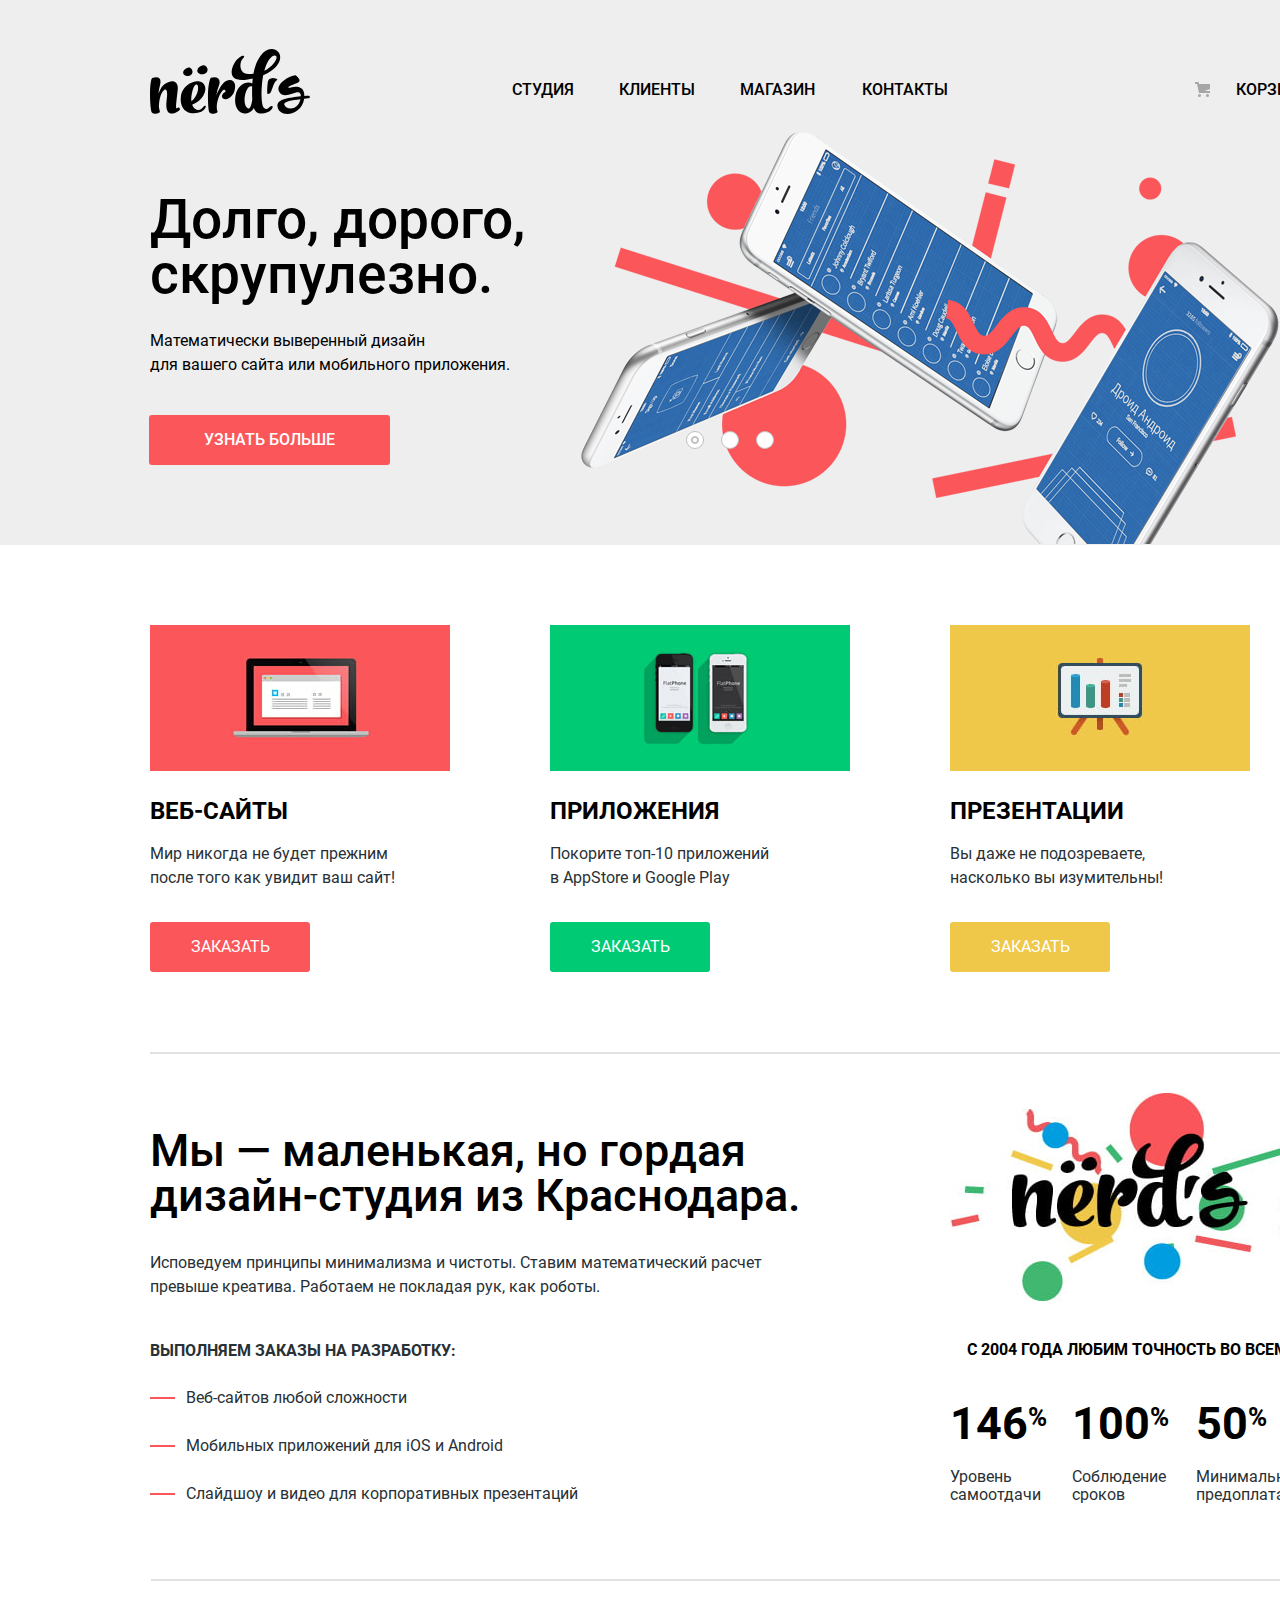
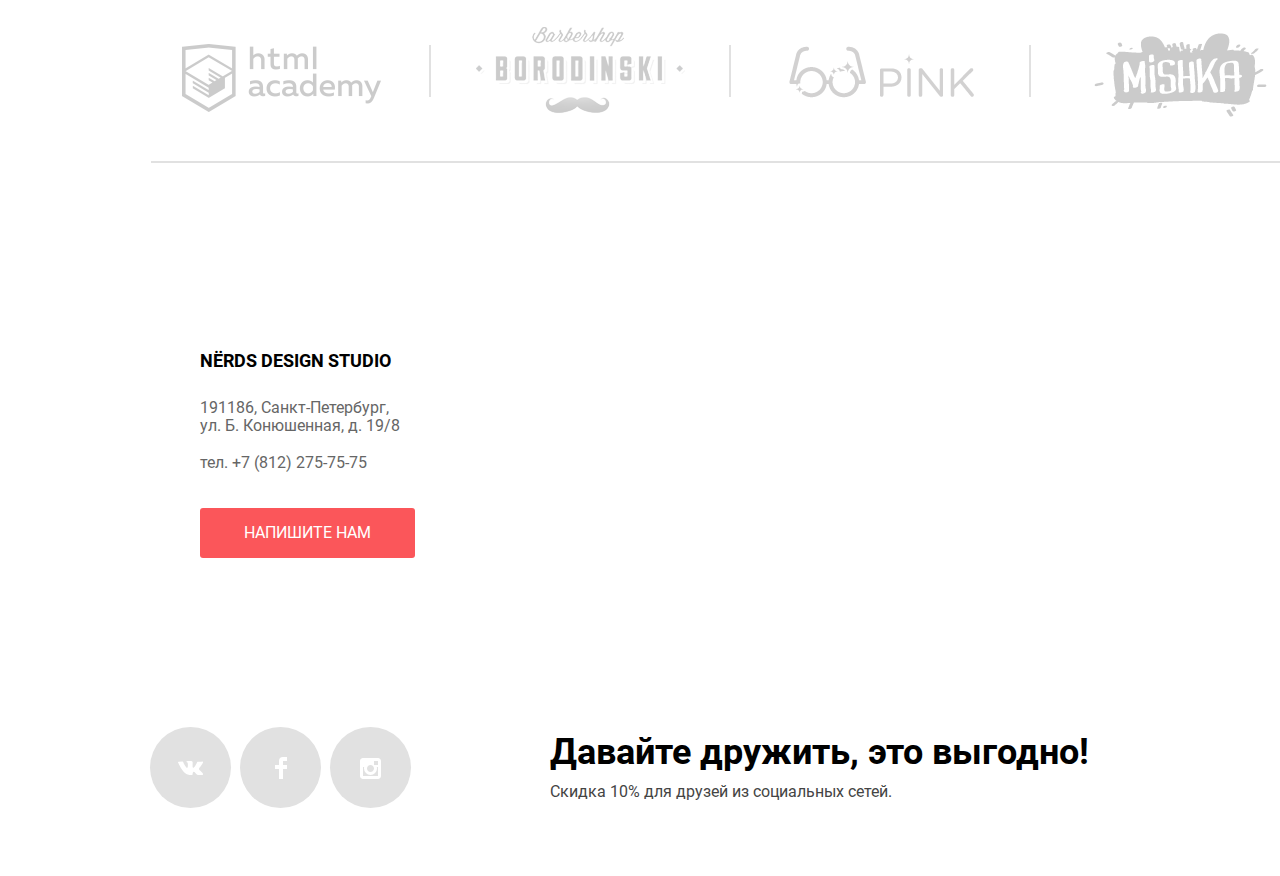
<file: index.html>
<!DOCTYPE html>
<html class="page" lang="ru">

<head>
  <meta charset="utf-8">
  <title>HTML Academy: Nerds</title>
  <link rel="icon" href="favicon.ico" sizes="32x32">
  <link rel="icon" href="img/favicons/icon.svg" type="image/svg+xml">
  <link rel="apple-touch-icon" href="img/favicons/180.png">
  <link rel="manifest" href="manifest.webmanifest">
  <link rel="stylesheet" type="text/css" href="css/normalize.css">
  <link href="css/style.min.css" rel="stylesheet" type="text/css">
</head>

<body class="page-body inner-page">
  <header class="main-header">
    <div class="main-navigation-wrapper">
      <nav class="main-navigation">
        <a class="main-header-logo">
          <img src="img/nerdslogo.png" width="160" height="65" alt="Логотип Nerds">
        </a>
        <ul class="site-navigation">
          <li><a href="#">Студия</a></li>
          <li><a href="#">Клиенты</a></li>
          <li><a href="catalog.html">Магазин</a></li>
          <li><a href="#">Контакты</a></li>
        </ul>
      </nav>
      <div class="basket-user">
        <a class="basket" href="#">Корзина</a>
      </div>
    </div>
  </header>
  <main>
    <div class="backdrop">
      <div class="container">
        <h1 class="visually-hidden">Nerds</h1>
        <section class="slider slide-picture-1">
          <h2 class="visually-hidden">Преимущества</h2>
          <ul class="slider-list">
            <li class="slider-item1 slide slide-current">
              <h3 class="slide-title">Долго, дорого,<br>скрупулезно.</h3>
              <p>Математически выверенный дизайн<br> для вашего сайта или мобильного приложения.</p>
              <a class="button slide-button" href="#">Узнать больше</a>
            </li>
            <li class="slider-item2 slide ">
              <h3 class="slide-title">Любим математику как никто другой</h3>
              <p>Никакого креатива, только математические формулы для расчета идеальных пропорций.</p>
              <a class="button slide-button" href="#">Узнать больше</a>
            </li>
            <li class="slider-item3 slide ">
              <h3 class="slide-title">Только ночь,<br> только хардкор</h3>
              <p>Работать днем, как все? Мы против этого.<br> Ближе к полуночи работа только начинается.</p>
              <a class="button slide-button" href="#">Узнать больше</a>
            </li>
          </ul>
          <div class="slider-controls">
            <button class="slider-controls-button1 current" type="button" aria-label="Первый слайд.Белые телефоны"></button>
            <button class="slider-controls-button2" type="button" aria-label="Второй слайд. Мониторы"></button>
            <button class="slider-controls-button3 " type="button" aria-label="Третий слайд. Планшеты"></button>
          </div>
        </section>
      </div>
    </div>
    <div class="container">
      <section class="services">
        <h2 class="visually-hidden">Услуги компании</h2>
        <div class="index-columns">
          <ul class="services-list">
            <li class="services-items">
              <img src="img/present/present1.jpg" width="300" height="146" alt="веб-сайты">
              <h3>Веб-сайты</h3>
              <p>Мир никогда не будет прежним после того как увидит ваш сайт!</p>
              <a class="button button-website" href="#" aria-label="ссылка на оформление заказа">Заказать</a>
            </li>
            <li class="services-items">
              <img src="img/present/present2.jpg" width="300" height="146" alt="приложения">
              <h3>Приложения</h3>
              <p>Покорите топ-10 приложений <br> в AppStore и Google Play</p>
              <a class="button button-application" href="#" aria-label="ссылка на оформление заказа">Заказать</a>
            </li>
            <li class="services-items">
              <img src="img/present/present3.jpg" width="300" height="146" alt="презентации">
              <h3>Презентации</h3>
              <p>Вы даже не подозреваете, насколько вы изумительны!</p>
              <a class="button button-presentation" href="#" aria-label="ссылка на оформление заказа">Заказать</a>
            </li>
          </ul>
        </div>
      </section>
      <section class="description">
        <div class="features-description">
          <h2 class="visually-hidden">О студии</h2>
          <p class="description-height">Мы — маленькая, но гордая дизайн-студия из Краснодара.</p>
          <p class="description-text">Исповедуем принципы минимализма и чистоты. Ставим математический расчет превыше
            креатива. Работаем не покладая рук, как роботы.</p>
          <p class="heading-height">
            ВЫПОЛНЯЕМ ЗАКАЗЫ НА РАЗРАБОТКУ:
          </p>
          <ul class="description-list">
            <li class="description-item">Веб-сайтов любой сложности</li>
            <li class="description-item">Мобильных приложений для iOS и Android</li>
            <li class="description-item">Слайдшоу и видео для корпоративных презентаций</li>
          </ul>
        </div>
        <div class="statistic">
          <img src="img/content/nerds.jpg" width="360" height="208" alt="нердс">
          <p class="caption-table">С 2004 ГОДА ЛЮБИМ ТОЧНОСТЬ ВО ВСЕМ:</p>
          <table>
            <tbody>
              <tr>
                <td class="table-percent">146<sup>%</sup></td>
                <td class="table-percent">100<sup>%</sup></td>
                <td class="table-percent">50<sup>%</sup></td>
              </tr>
              <tr>
                <td class="table-details">Уровень самоотдачи</td>
                <td class="table-details">Соблюдение сроков</td>
                <td class="table-details">Минимальная предоплата</td>
              </tr>
            </tbody>
          </table>
        </div>
      </section>
      <section class="gallery-partners">
        <h2 class="visually-hidden">Партнеры</h2>
        <div class="partners">
          <ul class="partners-list">
            <li class="partners-item">
              <a href="https://htmlacademy.ru/intensive/htmlcss">
                <img src="img/logoline/logo1.png" width="199" height="68" alt="лого-ссылка на сайт html academy">
              </a>
            </li>
            <li class="partners-item">
              <a href="#">
                <img src="img/logoline/logo2.png" width="209" height="87" alt="лого-ссылка на сайт borodinski">
              </a>
            </li>
            <li class="partners-item">
              <a href="#">
                <img src="img/logoline/logo3.png" width="185" height="55" alt="лого-ссылка на сайт pink">
              </a>
            </li>
            <li class="partners-item">
              <a href="#">
                <img src="img/logoline/logo4.png" width="173" height="84" alt="лого-ссылка на сайт mishka">
              </a>
            </li>
          </ul>
        </div>
      </section>
    </div>
  </main>
  <footer class="main-footer">
    <div class="footer-map">
      <h2 class="visually-hidden">Карта</h2>
      <!--<img src="img/content/map.png" width="1340" height="416" alt="карта">-->
      <iframe src="https://www.google.com/maps/embed?pb=!1m18!1m12!1m3!1d1998.6036253002806!2d30.320858715677204!3d59.93871916905467!2m3!1f0!2f0!3f0!3m2!1i1024!2i768!4f13.1!3m3!1m2!1s0x4696310fca145cc1%3A0x42b32648d8238007!2z0JHQvtC70YzRiNCw0Y8g0JrQvtC90Y7RiNC10L3QvdCw0Y8g0YPQuy4sIDE5LzgsINCh0LDQvdC60YIt0J_QtdGC0LXRgNCx0YPRgNCzLCAxOTExODY!5e0!3m2!1sru!2sru!4v1616495367411!5m2!1sru!2sru" width="1440" height="416" style="border:0;" allowfullscreen="" loading="lazy"></iframe>
      <!--<img class="mark" src="img/content/marker.png" width="231" height="190" alt="маркер">-->
    </div>
    <div class="footer-contacts">
      <h2>NЁRDS DESIGN STUDIO</h2>
      <p class="footer-address">191186, Санкт-Петербург,<br> ул. Б. Конюшенная, д. 19/8</p>
      <span class="footer-phone">тел. +7 (812) 275-75-75</span>
      <a class="button button-contacts" href="email.html" tabindex="0">Напишите нам</a>
    </div>
    <div class="footer-social-friend">
      <div class="footer-social">
        <h2 class="visually-hidden">Иконки</h2>
        <ul class="footer-list">
          <li class="footer-social-item">
            <a class="social-button" href="#">
              <span class="visually-hidden">Вконтакте</span>
              <img aria-hidden="true" focusable="false" src="img/social/vk-icon.svg" width="26" height="15" alt="вконтакте">
            </a>
          </li>
          <li class="footer-social-item">
            <a class="social-button" href="#">
              <span class="visually-hidden">Фейсбук</span>
              <img aria-hidden="true" focusable="false"  src="img/social/fb-icon.svg" width="12" height="22" alt="фейсбук">
            </a>
          </li>
          <li class="footer-social-item">
            <a class="social-button" href="#">
              <span class="visually-hidden">Инстаграм</span>
              <img aria-hidden="true" focusable="false" src="img/social/insta-icon.svg" width="21" height="21" alt="инстаграм">
            </a>
          </li>
        </ul>
      </div>
      <div class="friend">
        <h3>Давайте дружить, это выгодно!</h3>
        <span>Скидка 10% для друзей из социальных сетей.</span>
      </div>
    </div>
  </footer>
  <section class="modal modal-window-send">
      <h2>Напишите нам</h2>
      <form class="window-form" action="https://echo.htmlacademy.ru" method="post">
        <div class="contacts-window">
          <p class="modal-name">
            <label for="name"><b>Ваше имя:</b></label>
            <input class="modal-name-focus" type="text" name="name" id="name" placeholder="Имя Фамилия" required="" autofocus="">
          </p>
          <p class="modal-email">
            <label for="email"><b>Ваш email</b></label>
            <input class="modal-email-window" type="email" name="email" id="email" placeholder="email@example.com" required="">
          </p>
        </div>
        <p class="modal-text">
          <label for="text"><b>Текст письма:</b></label>
          <textarea name="text" id="text" rows="5" cols="250" placeholder="В свободной форме" required=""></textarea>
        </p>
        <button class="button button-writer" type="submit" aria-label="отправить заполненную форму">Отправить</button>
      </form>
      <div class="button-close">
        <button class="modal-close visually-hidden" type="button" aria-label="Закрыть"></button>
      </div>
  </section>
  <script src="js/slider.min.js"></script>
  <script src="js/popap.min.js"></script>
</body>
</html>
</file>
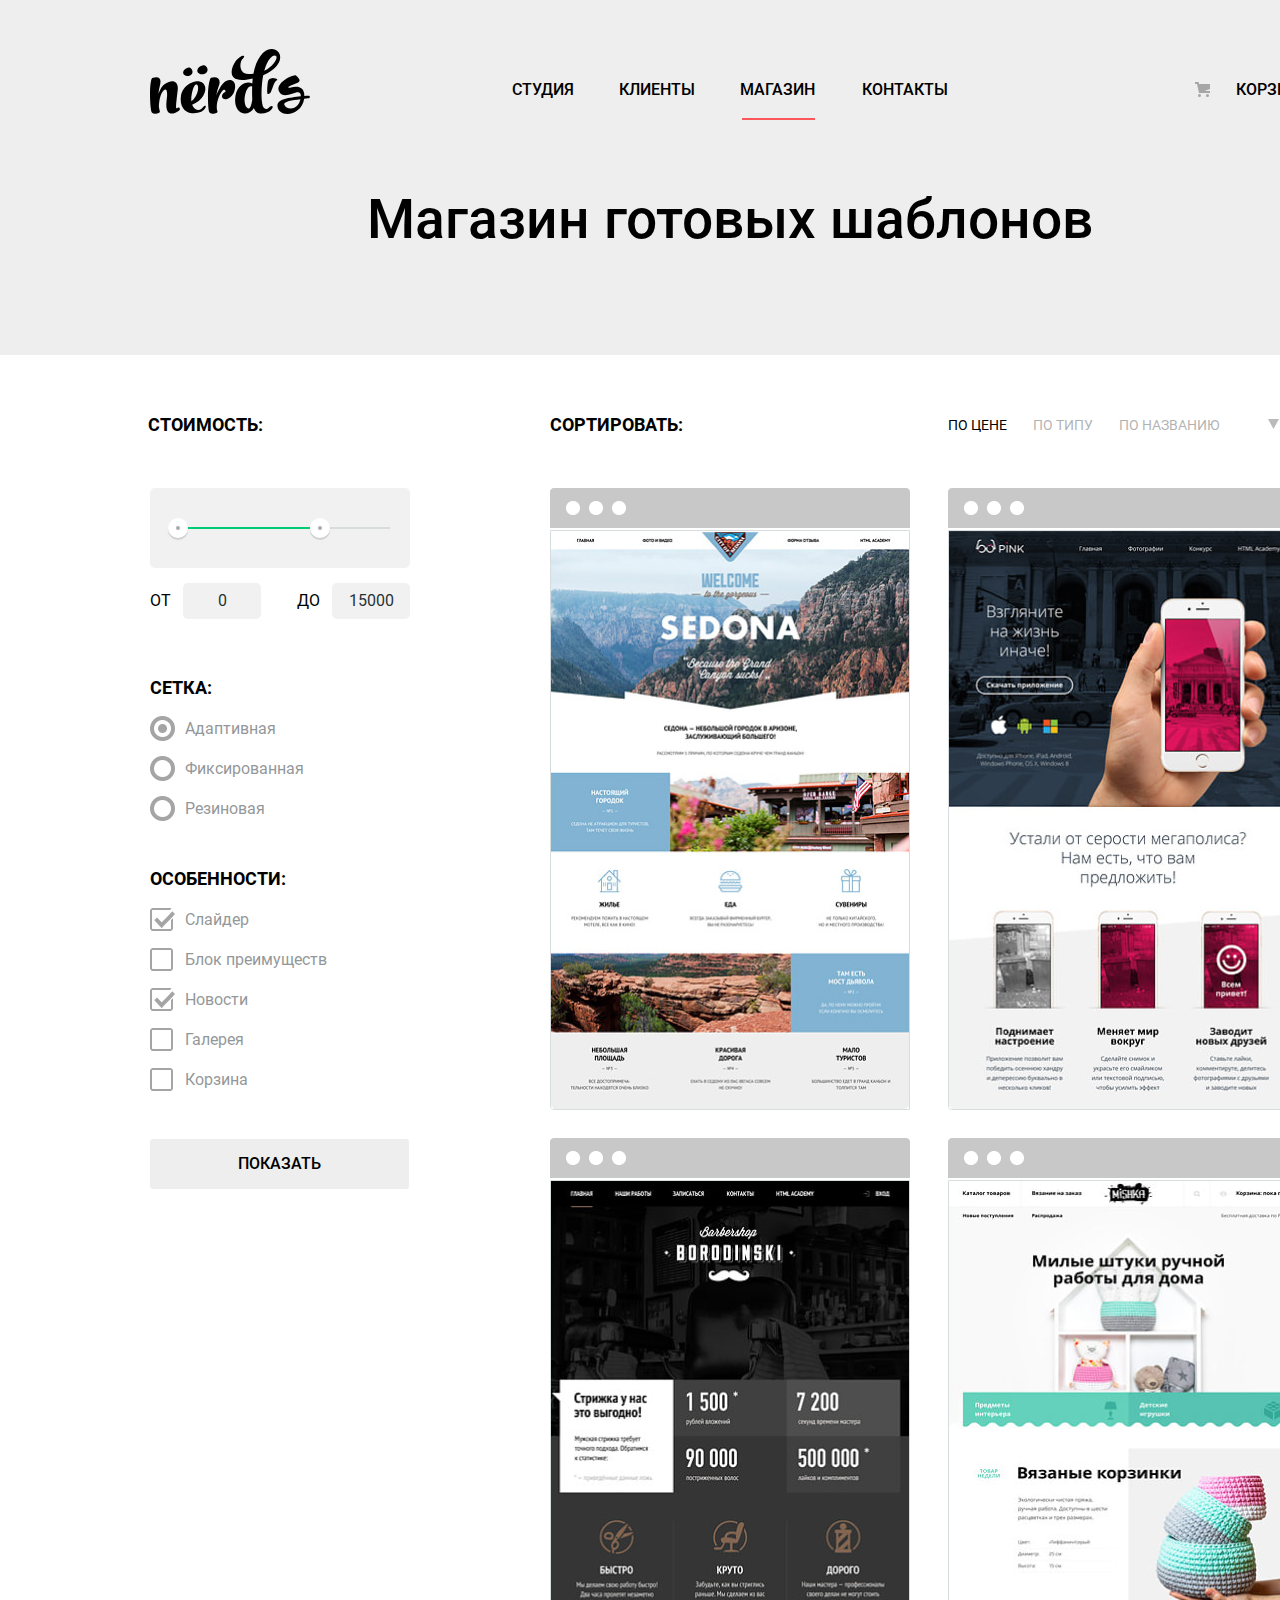
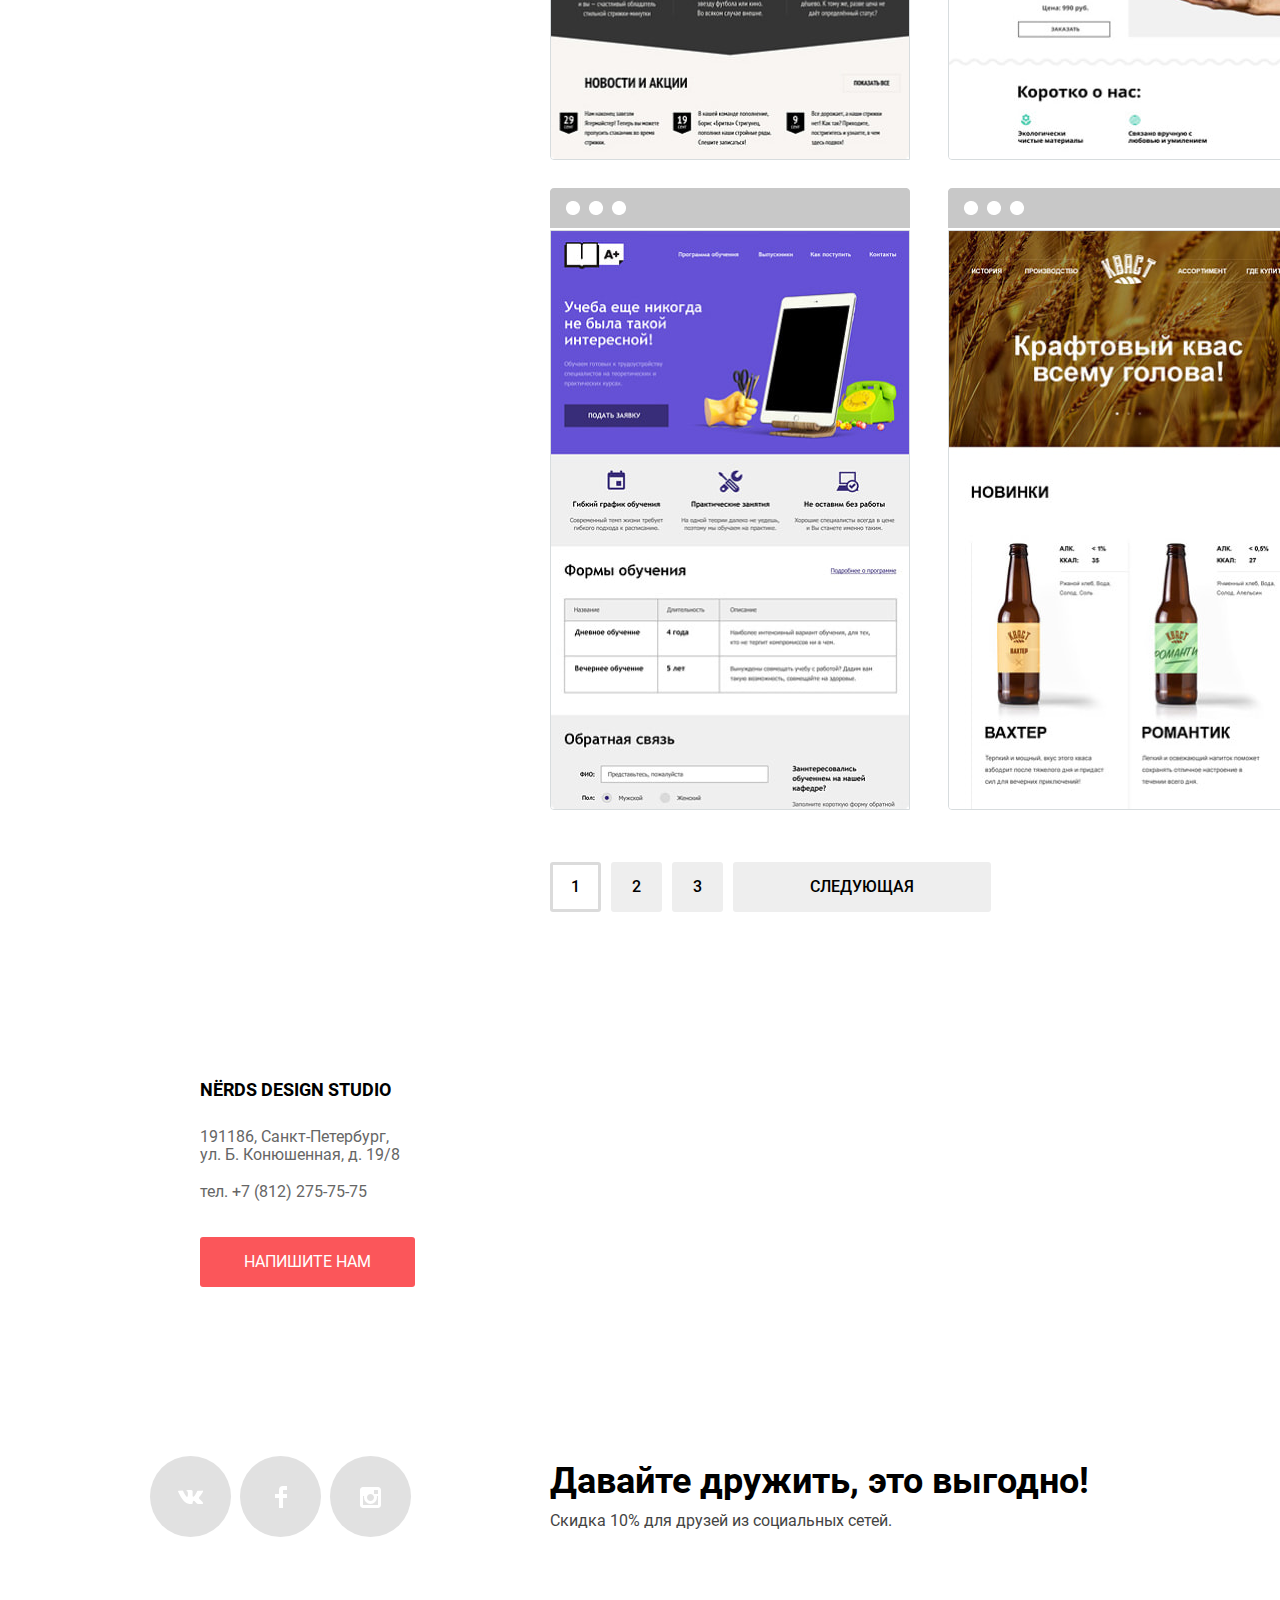
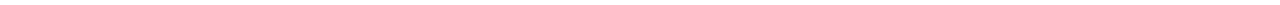
<file: catalog.html>
<!DOCTYPE html>
<html class="page" lang="ru">

<head>
  <meta charset="utf-8">
  <title>HTML Academy: Nerds</title>
  <link rel="icon" href="favicon.ico" sizes="32x32">
  <link rel="icon" href="img/favicons/icon.svg" type="image/svg+xml">
  <link rel="apple-touch-icon" href="img/favicons/180.png">
  <link rel="manifest" href="manifest.webmanifest">
  <link rel="stylesheet" type="text/css" href="css/normalize.css" />
  <link href="css/style.min.css" rel="stylesheet" type="text/css" />
</head>

<body class="page-body inner-page">
  <header class="main-header">
    <div class="main-navigation-wrapper">
      <nav class="main-navigation">
        <a class="main-header-logo logo-shadow" href="index.html">
          <img src="img/nerdslogo.png" width="160" height="65" alt="Логотип Nerds">
        </a>
        <ul class="site-navigation">
          <li><a href="#">Студия</a></li>
          <li><a href="#">Клиенты</a></li>
          <li class="active-item"><a href="catalog.html">Магазин</a></li>
          <li><a href="#">Контакты</a></li>
        </ul>
      </nav>
      <div class="basket-user">
        <a class="basket" href="#">Корзина</a>
      </div>
    </div>
    <h1 class="header-line">Магазин готовых шаблонов</h1>
  </header>
  <main class="page-catalog container">
    <div class="filter-cost">
      <h2 class="visually-hidden">Фильтр</h2>
      <section class="filters">
        <form class="filter" method="get" action="https://echo.htmlacademy.ru" target="_blank">
          <div class="filter-cost-range">
            <fieldset class="filter-item">
              <legend>Стоимость:</legend>
              <h2 class="visually-hidden">Стоимость</h2>
              <div class="range-filter">
                <div class="range-controls">
                  <div class="scale">
                    <div class="bar"></div>
                  </div>
                  <div class="toggle toggle-min" tabindex="0" aria-label="в меньшую сторону"></div>
                  <div class="toggle toggle-max" tabindex="0"
                  aria-label="в большую сторону"></div>
                </div>
                <div class="price-controls">
                  <label class="min-price">
                    от <input type="number" name="min-price" value="0">
                  </label>
                  <label class="max-price">
                    до <input type="number" name="max-price" value="15000">
                  </label>
                </div>
              </div>
            </fieldset>
            <div class="filters-grid-catalog">
              <fieldset class="choice-radio">
                <legend class="filter-choice-radio">Сетка:</legend>
                <ul class="choice-radio-list">
                  <li class="choice-radio-element">

                    <input class="choice-input-radio visually-hidden" type="radio" name="option" id="adaptive" checked
                      disabled="">
                    <label for="adaptive">Адаптивная</label>
                  </li>
                  <li class="choice-radio-element">

                    <input class="choice-input-radio visually-hidden" type="radio" name="option" id="fixed">
                    <label for="fixed">Фиксированная</label>
                  </li>
                  <li class="choice-radio-element">
                    <input class="choice-input-radio visually-hidden" type="radio" name="option" id="rubber">
                    <label for="rubber">Резиновая</label>
                  </li>
                </ul>
              </fieldset>
              <fieldset class="choice-checkbox filter">
                <legend>Оcобенности:</legend>
                <ul class="advantage-list">
                  <li class="advantage-item">
                    <input class="advantage-input-checkbox visually-hidden" type="checkbox" name="slider" id="slider"
                      checked="" disabled="">
                    <label for="slider">Слайдер</label>
                  </li>
                  <li class="advantage-item">
                    <input class="advantage-input-checkbox visually-hidden" type="checkbox" name="advantages"
                      id="advantages">
                    <label for="advantages">Блок преимуществ</label>
                  </li>
                  <li class="advantage-item">
                    <input class="advantage-input-checkbox visually-hidden" type="checkbox" name="news" id="news"
                      checked="">
                    <label for="news">Новости</label>
                  </li>
                  <li class="advantage-item">
                    <input class="advantage-input-checkbox visually-hidden" type="checkbox" name="gallery" id="gallery">
                    <label for="gallery">Галерея</label>
                  </li>
                  <li class="advantage-item">
                    <input type="checkbox" class="advantage-input-checkbox visually-hidden" name="basket" id="basket">
                    <label for="basket">Корзина</label>
                  </li>
                </ul>
              </fieldset>
            </div>
            <button class="button button-show" type="submit" aria-label="показать сайты с выбранными элементами">ПОКАЗАТЬ</button>
          </div>
        </form>
      </section>
    </div>
    <div class="catalog-sorting">
      <section class="catalog">
        <h2 class="visually-hidden">Каталог</h2>
        <h2 class="visually-hidden">СОРТИРОВКА</h2>
        <div class="sorting">
          <b>СОРТИРОВАТЬ:</b>
          <div class="sort-arrow">
            <ul class="sort-list">
              <li class="sort-list-item"><a href="#">По цене</a></li>
              <li class="sort-list-item"><a href="#">По типу</a></li>
              <li class="sort-list-item"><a href="#">По названию</a></li>
            </ul>
            <p class="arrows arrow-down">
              <button class="visually-hidden" type="button" aria-label="стрелочка вниз"></button>
            </p>
              <p class="arrows arrow-up">
                <button class="visually-hidden" type="button" aria-label="стрелочка вверх"></button>
              </p>
          </div>
        </div>
      </section>
      <div class="partners-cards">
        <ul class="partners-cards-list">
          <li class="partners-cards-item">
            <a href="#">
              <img src="img/catalog/sedona.jpg" width="359" height="578" alt="картинка-ссылка на сайт по поику гостиниц в городе sedona">
              <div class="partners-description" tabindex="0">
                <h3 class="link-site">SEDONA</h3>
                <p>Информационный сайт <br> для туристов</p>
                <span class="button button-cards" tabindex="0">9 900 <span>&#8381;</span></span>
              </div>
            </a>
          </li>
          <li class="partners-cards-item">
            <a href="#">
              <img src="img/catalog/pink.jpg" width="359" height="578" alt="картинка-ссылка на сайт приложения для телефонов pink">
              <div class="partners-description" tabindex="0">
                <h3>PINK APP</h3>
                <p>Продуктовый лендинг приложения для iOS и Android</p>
                <span class="button button-cards" tabindex="0">9 900 <span>&#8381;</span></span>
              </div>
            </a>
          </li>
          <li class="partners-cards-item">
            <a href="#">
              <img src="img/catalog/borodinski.jpg" width="359" height="578" alt="картинка-ссылка на сайт барбершопа borodinski">
              <div class="partners-description" tabindex="0">
                <h3>BARBERSHOP</h3>
                <p>Сайт салоны красоты.<br> Для мужчин, да.</p>
                <span class="button button-cards" tabindex="0">9 900 <span>&#8381;</span></span>
              </div>
            </a>
          </li>
          <li class="partners-cards-item">
            <a href="#">
              <img src="img/catalog/mishka.jpg" width="359" height="578" alt="картинка-ссылка на сайт вязаных игрушек mishka">
              <div class="partners-description" tabindex="0">
                <h3>MISHKA</h3>
                <p>Интернет-магазин <br> вязаных игрушек</p>
                <span class="button button-cards" tabindex="0">9 900 <span>&#8381;</span></span>
              </div>
            </a>
          </li>
          <li class="partners-cards-item">
            <a href="#">
              <img src="img/catalog/plus.jpg" width="359" height="578" alt="картинка-ссылка на сайт лендинг курсов повышения квалификации a plus">
              <div class="partners-description" tabindex="0">
                <h3>A PLUS</h3>
                <p>Лендинг курсов повышения квалификации</p>
                <span class="button button-cards" tabindex="0">9 900 <span>&#8381;</span></span>
              </div>
            </a>
          </li>
          <li class="partners-cards-item">
            <a href="#">
              <img src="img/catalog/kvast.jpg" width="359" height="578" alt="картинка-ссылка на сайт производителя крафтового кваса kvast">
              <div class="partners-description" tabindex="0">
                <h3>КВАСТ</h3>
                <p>Промо-сайт производителя крафтового кваса</p>
                <span class="button button-cards" tabindex="0">9 900 <span>&#8381;</span></span>
              </div>
            </a>
          </li>
        </ul>
        <ul class="pagination-list">
          <li class="pagination-item ">
            <a href="#">1</a>
          </li>
          <li class="pagination-item">
            <a href="#">2</a>
          </li>
          <li class="pagination-item">
            <a href="#">3</a>
          </li>
          <li class="pagination-button"><a href="#">Следующая</a></li>
        </ul>
      </div>
    </div>
  </main>
  <footer class="main-footer">
    <div class="footer-map">
      <h2 class="visually-hidden">Карта</h2>
      <!--<img src="img/content/map.png" width="1340" height="416" alt="карта">-->
      <iframe src="https://www.google.com/maps/embed?pb=!1m18!1m12!1m3!1d1998.6036253002806!2d30.320858715677204!3d59.93871916905467!2m3!1f0!2f0!3f0!3m2!1i1024!2i768!4f13.1!3m3!1m2!1s0x4696310fca145cc1%3A0x42b32648d8238007!2z0JHQvtC70YzRiNCw0Y8g0JrQvtC90Y7RiNC10L3QvdCw0Y8g0YPQuy4sIDE5LzgsINCh0LDQvdC60YIt0J_QtdGC0LXRgNCx0YPRgNCzLCAxOTExODY!5e0!3m2!1sru!2sru!4v1616495367411!5m2!1sru!2sru" width="1440" height="416" style="border:0;" allowfullscreen="" loading="lazy"></iframe>
      <!--<img class="mark" src="img/content/marker.png" width="231" height="190" alt="маркер">-->
    </div>
    <div class="footer-contacts">
      <h2>NЁRDS DESIGN STUDIO</h2>
      <p class="footer-address">191186, Санкт-Петербург,<br> ул. Б. Конюшенная, д. 19/8</p>
      <span class="footer-phone">тел. +7 (812) 275-75-75</span>
      <a class="button button-contacts" href="appear-window">Напишите нам</a>
    </div>
    <div class="footer-social-friend">
      <div class="footer-social">
        <h2 class="visually-hidden">Иконки</h2>
        <ul class="footer-list">
          <li class="footer-social-item">
            <a class="social-button" href="#">
              <span class="visually-hidden">Вконтакте</span>
              <img aria-hidden="true" focusable="false"  src="img/social/vk-icon.svg" width="26" height="15" alt="вконтакте">
            </a>
          </li>
          <li class="footer-social-item">
            <a class="social-button" href="#">
              <span class="visually-hidden">Фейсбук</span>
              <img aria-hidden="true" focusable="false" src="img/social/fb-icon.svg" width="12" height="22" alt="фейсбук">
            </a>
          </li>
          <li class="footer-social-item">
            <a class="social-button" href="#">
              <span class="visually-hidden">Инстаграм</span>
              <img aria-hidden="true" focusable="false" src="img/social/insta-icon.svg" width="21" height="21" alt="инстаграм">
            </a>
          </li>
        </ul>
      </div>
      <div class="friend">
        <h3>Давайте дружить, это выгодно!</h3>
        <span>Скидка 10% для друзей из социальных сетей.</span>
      </div>
    </div>
  </footer>
  <section class="modal modal-window-send">
      <h2>Напишите нам</h2>
      <form action="https://echo.htmlacademy.ru" method="post">
        <div class="contacts-window">
          <p class="hint modal-name">
            <label for="name"><b>Ваше имя:</b></label>
            <input class="modal-name-focus" type="text" name="name" id="name" placeholder="Представьтесь, пожалуйста" required="" autofocus="">
          </p>
          <p class="hint modal-email">
            <label for="email"><b>Ваш e-mail</b></label>
            <input class="modal-email-window" type="email" name="email" id="email" placeholder="Для отправки ответа" required="">
          </p>
        </div>
        <p class="modal-text">
          <label for="text"><b>Текст письма:</b></label>
          <textarea name="text" id="text" rows="5" cols="250" placeholder="В свободной форме" required=""></textarea>
        </p>
        <button class="button button-writer" type="submit" aria-label="отправить заполненную форму">Отправить</button>
      </form>
      <div class="button-close">
        <button class="modal-close visually-hidden"  type="button" href="#">Закрыть</button>
      </div>
  </section>
  <script src="js/popap.min.js"></script>
</body>

</html>
</file>
<file: css/style.min.css>
@-webkit-keyframes bounce{0%{-webkit-transform:translateY(-2000px);transform:translateY(-2000px)}70%{-webkit-transform:translateY(30px);transform:translateY(30px)}90%{-webkit-transform:translateY(-10px);transform:translateY(-10px)}to{-webkit-transform:translateY(0);transform:translateY(0)}}@keyframes bounce{0%{-webkit-transform:translateY(-2000px);transform:translateY(-2000px)}70%{-webkit-transform:translateY(30px);transform:translateY(30px)}90%{-webkit-transform:translateY(-10px);transform:translateY(-10px)}to{-webkit-transform:translateY(0);transform:translateY(0)}}@-webkit-keyframes shake{0%,to{-webkit-transform:translateX(0);transform:translateX(0)}10%,30%,50%,70%,90%{-webkit-transform:translateX(-10px);transform:translateX(-10px)}20%,40%,60%,80%{-webkit-transform:translateX(10px);transform:translateX(10px)}}@keyframes shake{0%,to{-webkit-transform:translateX(0);transform:translateX(0)}10%,30%,50%,70%,90%{-webkit-transform:translateX(-10px);transform:translateX(-10px)}20%,40%,60%,80%{-webkit-transform:translateX(10px);transform:translateX(10px)}}:root{--basic-black:#000000;--basic-black-lite:rgba(0, 0, 0, 0.3);--basic-dark-grey:#283136;--basic-button:#FB565A;--button-hover:#E74246;--button-active:#D7373B;--basic-white:#FFFFFF;--background:#EEEEEE;--backdrop-image:#888888;--button-app-basic:#00CA74;--button-app-hover:#00BC6C;--button-app-active:#00AA62;--button-presentation-basic:#EFC849;--button-presentation-hover:#EAB534;--button-presentation-active:#E5A722;--modal-address:#666666;--discount-string:#444444;--discount-string-lite:rgba(68, 68, 68, 0.5);--social-background:#E1E1E1;--border-text:#D7DCDE;--arrow-down-dark:#231F20;--arrow-up-light:#A6A6A6;--over-image-catalog:#4D4D4D;--button-show-hover:#DFDFDF;--button-show-active:#D5D5D5;--popap-border-hover:#B4B9BB;--shadow-social:inset 0px 3px 0px rgba(0, 1, 1, 0.1);--border-dots:#C1C1C1;--text-active:rgba(255, 255, 255, 0.3);--modal-window-shadow:0px 20px 40px rgba(0, 0, 0, 0.4);--lite-shadow:0px 7px 14px rgba(0, 0, 0, 0.2);--border-active:#DBDBDB;--range-controls:#F1F1F1;--lite-toggle:#ABABAB;--shadow-togle:0 2px 1px 0 #CFCFCF}@font-face{font-family:"Roboto";font-style:normal;font-weight:400;src:local("Roboto"),url(../fonts/roboto.woff2) format("woff2"),url(../fonts/roboto.woff) format("woff")}@font-face{font-family:"Roboto";font-style:normal;font-weight:500;src:local("Roboto"),url(../fonts/robotomedium.woff2) format("woff2"),url(../fonts/robotomedium.woff) format("woff")}@font-face{font-family:"Roboto";font-style:normal;font-weight:700;src:local("Roboto"),url(../fonts/robotobold.woff2) format("woff2"),url(../fonts/robotobold.woff) format("woff")}.page{height:100%}.page-body{min-width:960px;margin:0;padding:0;font-family:"Roboto","Arial",sans-serif;font-size:16px;line-height:24px;font-weight:400;font-style:normal;color:var(--basic-black);background-color:var(--basic-white);min-height:100%;display:-ms-grid;display:grid;-ms-grid-rows:-webkit-min-content 1fr -webkit-min-content;-ms-grid-rows:min-content 1fr min-content;grid-template-rows:-webkit-min-content 1fr -webkit-min-content;grid-template-rows:min-content 1fr min-content;-ms-flex-line-pack:start;align-content:start}a{text-decoration:none}img{max-width:100%;height:auto}.visually-hidden{position:absolute;width:1px;height:1px;margin:-1px;border:0;padding:0;white-space:nowrap;-webkit-clip-path:inset(100%);clip-path:inset(100%);clip:rect(0 0 0 0);overflow:hidden}.main-header{padding-top:49px;background-color:var(--background)}.main-navigation,.main-navigation-wrapper{display:-webkit-box;display:-ms-flexbox;display:flex;-webkit-box-pack:justify;-ms-flex-pack:justify;justify-content:space-between}.main-navigation-wrapper{width:1160px;height:65px}.main-navigation{-ms-flex-wrap:wrap;flex-wrap:wrap;-webkit-box-align:start;-ms-flex-align:start;align-items:flex-start;-webkit-box-orient:horizontal;-webkit-box-direction:normal;-ms-flex-direction:row;flex-direction:row}.main-header-logo{margin-right:202px;width:160px;height:65px}.basket-user,.site-navigation{font-size:16px;line-height:30px;color:var(--basic-black);font-weight:500;text-transform:uppercase}.site-navigation{width:440px;min-height:65px;display:-webkit-box;display:-ms-flexbox;display:flex;margin:0;padding:0;list-style:none}.basket-user{max-width:140px;margin-left:auto}.basket-user a,.site-navigation a{color:var(--basic-black);display:block;padding-top:26px}.site-navigation li{padding-right:45px}.site-navigation li:nth-child(3){padding-right:47px}.basket-user a:hover,.partners-description h3:hover,.site-navigation a:hover{color:var(--basic-button)}.basket-user a:focus,.site-navigation a:focus{color:var(--basic-black);opacity:.3}.basket::before,.current:before{content:"";position:absolute;top:33px;right:100px;width:15px;height:15px;background-image:url(../img/cart-icon.svg);background-repeat:no-repeat;background-position:0 0}.basket-user .basket{padding-left:25px;position:relative}.backdrop{background-color:var(--background)}.container,.slider{width:1160px;margin:0 auto;padding:0 10px}.slider{padding:0;min-width:940px;position:relative;text-align:left;margin:0 auto 80px}.slider-list{height:431px;width:395px;margin:0;padding:0;list-style:none}.slide-title{width:538px;font-weight:500;line-height:55px;font-size:55px;padding-top:79px;margin-left:3px;margin-bottom:27px}.slider-list p{font-weight:400;font-size:16px;line-height:24px;margin-left:3px;margin-bottom:38px}.button{padding:16px 55px;display:inline-block;font-weight:500;font-size:16px;line-height:18px;text-align:center;color:var(--basic-white);text-decoration:none;vertical-align:middle;text-transform:uppercase;background:var(--basic-button);border-radius:3px;border:0;cursor:pointer}.slide-button{margin-left:2px}.button:hover{background:var(--button-hover)}.button:active{background:var(--button-active);color:var(--text-active);-webkit-box-shadow:var(--shadow-social);box-shadow:var(--shadow-social)}.slider-controls{position:absolute;right:533px;top:318px;bottom:96px;z-index:20;display:-webkit-box;display:-ms-flexbox;display:flex;width:88px;-webkit-box-pack:justify;-ms-flex-pack:justify;justify-content:space-between}.slider-controls button{padding:0;width:18px;height:18px;border:1px solid var(--border-dots);border-radius:50%;cursor:pointer;outline:0}.slide{display:none}.slide-current{display:block;margin-top:-55px}.slider-controls .current,.slider-controls button{background-color:var(--basic-white)}.current{position:relative}.current:before{top:4px;right:4px;width:8px;height:8px;background-image:url(../img/content/ellipse_current.png)}.slide-picture-1,.slide-picture-2,.slide-picture-3{background-image:url(../img/content/picture1.png);background-repeat:no-repeat;background-position:right;position:relative;right:3px;bottom:1px}.slide-picture-2,.slide-picture-3{background-image:url(../img/content/picture2.png)}.slide-picture-3{background-image:url(../img/content/picture3.png)}.services{width:1100px;margin-bottom:121px;position:relative}.description::after,.services::after{content:"";position:absolute;display:block;width:1158px;height:2px;background-color:var(--social-background)}.services::after{top:427px;left:0}.services-list{display:-ms-grid;display:grid;-ms-grid-columns:1fr 100px 1fr 100px 1fr;grid-template-columns:1fr 1fr 1fr;-webkit-column-gap:100px;-moz-column-gap:100px;column-gap:100px;margin:0;padding:0;list-style:none}.services-items{width:300px}.services-items h3{margin-top:18px;margin-bottom:16px;text-align:left;font-weight:700;font-size:24px;line-height:30px;text-transform:uppercase}.services-items p{width:260px;margin-bottom:32px;text-align:left;color:var(--basic-dark-grey)}.button-application,.button-presentation,.button-website{display:inline-block;margin-right:16px;padding:13px 40.5px;font:inherit;text-align:center;vertical-align:middle;text-transform:uppercase;border:0}.button-application{background-color:var(--button-app-basic)}.button-application:hover{background-color:var(--button-app-hover)}.button-application:active{background-color:var(--button-app-active)}.button-presentation{background-color:var(--button-presentation-basic)}.button-presentation:hover{background-color:var(--button-presentation-hover)}.button-presentation:active{background-color:var(--button-presentation-active)}.description{width:1174px;display:-ms-grid;display:grid;-ms-grid-columns:1fr 380px;grid-template-columns:1fr 380px;margin-bottom:100px;position:relative}.description::after{top:486px;right:15px}.description-height{margin-top:35px;margin-bottom:33px;font-size:45px;line-height:45px;font-weight:500}.features-description{margin-right:140px}.description-list{margin:0;padding:0;list-style:none}.description-item{margin-left:36px;padding-bottom:24px}.description-item:nth-child(1),.description-item:nth-child(2){position:relative}.description-item:nth-child(1)::after,.description-item:nth-child(1)::before,.description-item:nth-child(2)::before{content:"";position:absolute;display:block;top:11px;left:-36px;width:25px;height:2px;background-color:var(--basic-button)}.description-item:nth-child(1)::after,.description-item:nth-child(2)::before{top:59px}.description-item,.description-text,.heading-height,.table-details{color:var(--basic-dark-grey)}.heading-height{font-weight:700;margin-top:40px;margin-bottom:23px}.statistic{-webkit-box-ordinal-group:2;-ms-flex-order:1;order:1}.statistic img{position:relative;left:6px;margin-bottom:14px}.caption-table{font-weight:700;text-transform:uppercase;margin-left:23px;margin-bottom:27px}.statistic td:nth-child(1){padding-left:4px}.statistic td:nth-child(2){padding-left:11px}.statistic td:nth-child(3){padding-left:14px}.table-percent{font-weight:700;font-size:45px;line-height:64px;padding-bottom:9px}.statistic sup{font-size:26px;line-height:40px}.table-details{line-height:18px}.gallery-partners{margin-left:32px;margin-bottom:119px;position:relative}.gallery-partners::after{content:"";position:absolute;display:block;top:131px;right:1px;width:1158px;height:2px;background-color:var(--social-background)}.partners-list{width:1085px;display:-webkit-box;display:-ms-flexbox;display:flex;-webkit-box-orient:horizontal;-webkit-box-direction:normal;-ms-flex-direction:row;flex-direction:row;-webkit-box-align:center;-ms-flex-align:center;align-items:center;margin:0;padding:0;list-style:none}.partners-item:nth-child(1) img{margin-top:8px}.partners-item:nth-child(2) img{margin-top:-3px;margin-left:95px}.partners-item:nth-child(3) img{margin-bottom:3px;margin-left:104px}.partners-item:nth-child(4) img{margin-top:3px;margin-left:120px}.partners-item img{opacity:.2}.advantage-input-checkbox:hover+label,.choice-input-radio:hover+label,.partners-item img:hover{opacity:1}.partners-item img:active{opacity:.1}.partners-item:nth-child(1)::after{left:247px}.partners-item:nth-child(1)::after,.partners-item:nth-child(2)::after,.partners-item:nth-child(3)::after{content:"";position:absolute;display:block;top:15px;width:2px;height:52px;background-color:var(--social-background)}.partners-item:nth-child(2)::after{left:547px}.partners-item:nth-child(3)::after{right:279px}.main-navigation-wrapper{margin:0 auto;padding:0 10px}.active-item{position:relative}.active-item::after{content:"";position:absolute;display:block;top:69px;left:2px;width:73px;height:2px;background-color:var(--basic-button)}.arrow-down:hover::before,.arrow-up:hover::before,.logo-shadow img:hover{opacity:.6}.logo-shadow:active{opacity:.3}.header-line{text-align:center;padding:0;margin:78px 0 108px;font-weight:500;font-size:55px;line-height:55px}.page-catalog{background-color:var(--basic-white);display:-ms-grid;display:grid;-ms-grid-columns:260px 1fr;grid-template-columns:260px 1fr;-ms-flex-line-pack:start;align-content:start}.filter-item{margin:0;padding:0;border:0}.range-filter{width:260px;margin-top:32px}.filter-item legend{padding-top:2px;margin-left:-2px;font-size:18px;line-height:24px;text-transform:uppercase;font-weight:700}.range-controls{position:relative;height:41px;margin-bottom:15px;padding-top:39px;padding-right:20px;padding-left:20px;background-color:var(--range-controls);border-radius:5px}.range-controls .scale{height:2px;background:var(--border-text)}.range-controls .bar{width:140px;height:2px;background:var(--button-app-basic)}.range-controls .toggle{position:absolute;top:30px;left:0;width:4px;height:4px;padding:0;border:8px solid var(--basic-white);background-color:var(--lite-toggle);border-radius:50%;-webkit-box-shadow:var(--shadow-togle);box-shadow:var(--shadow-togle);cursor:pointer}.range-controls .toggle-min{left:18px}.range-controls .toggle-max{left:160px;outline:0}.price-controls{display:-webkit-box;display:-ms-flexbox;display:flex;-webkit-box-pack:justify;-ms-flex-pack:justify;justify-content:space-between}.price-controls label{text-transform:uppercase;font-size:16px}.price-controls input{width:60px;padding:9px;margin-left:8px;text-align:center;color:var(--basic-dark-grey);border:0;border-radius:5px;background:var(--range-controls);font-family:inherit;font-size:inherit;outline:0;margin-bottom:1px}.filters{width:260px}.filter fieldset{padding:0;margin:0;border:0}.filter fieldset:first-child{margin-top:53px;margin-bottom:25px}.filter fieldset:nth-child(2){margin-bottom:29px}.filter legend{margin-bottom:16px;font-size:18px;line-height:30px;text-transform:uppercase;font-weight:700}.filter ul{padding:0;margin:0;line-height:20px}.advantage-list,.choice-radio-list{list-style:none}.advantage-list label,.choice-radio-list label{margin-left:36px;font-size:16px;line-height:20px;font-weight:400}.advantage-item,.choice-radio-element{margin-bottom:20px;margin-left:-1px}.advantage-item label,.choice-radio-element label{position:relative;display:block;cursor:pointer;-webkit-user-select:none;-moz-user-select:none;-ms-user-select:none;user-select:none}.advantage-input-checkbox+label,.choice-input-radio+label{opacity:.5;color:var(--basic-dark-grey)}.advantage-input-checkbox+label::before{content:"";position:absolute;left:-35px;top:-2px;width:23px;height:23px;background-image:url(../img/condition/shape.png);background-repeat:no-repeat;background-position:0 0}.advantage-input-checkbox:checked+label::after,.advantage-input-checkbox:checked+label::before{content:"";position:absolute;top:1px;left:-31px;width:25px;height:22px;background-image:url(../img/condition/checkbox.png);background-repeat:no-repeat;background-position:0 0}.advantage-input-checkbox:checked+label::before{left:-35px;top:-2px;width:23px;height:23px;background-image:url(../img/condition/shape_corner.png)}.choice-input-radio+label::before{content:"";position:absolute;left:-35px;top:-3px;width:25px;height:25px;background-image:url(../img/condition/circul.png);background-repeat:no-repeat;background-position:0 0}.choice-input-radio:checked+label::after{content:"";position:absolute;top:4.5px;left:-27px;width:9px;height:9px;background-image:url(../img/condition/circul_fill.png);background-repeat:no-repeat;background-position:0 0}.choice-input-radio:checked:disabled+label{color:var(--basic-dark-grey);opacity:.5}.button-show{padding:16px 88px;background:var(--background);outline:0;color:var(--basic-black)}.button-show:hover{background-color:var(--button-show-hover)}.button-show:active{color:var(--basic-black-lite);background-color:var(--button-show-active);-webkit-box-shadow:var(--shadow-social);box-shadow:var(--shadow-social)}.catalog-sorting{display:-webkit-box;display:-ms-flexbox;display:flex;-webkit-box-orient:vertical;-webkit-box-direction:normal;-ms-flex-direction:column;flex-direction:column;margin-left:140px}.catalog{padding:0;margin:55px 0 0}.catalog b{margin-right:265px;font-weight:700;font-size:18px;line-height:30px;text-transform:uppercase}.catalog,.sort-arrow,.sort-list,.sorting{display:-webkit-box;display:-ms-flexbox;display:flex}.sort-arrow,.sort-list{padding:0}.sort-arrow{-webkit-box-orient:horizontal;-webkit-box-direction:normal;-ms-flex-direction:row;flex-direction:row;-webkit-box-pack:end;-ms-flex-pack:end;justify-content:flex-end;margin:3px 0 0}.sort-list{-webkit-box-pack:justify;-ms-flex-pack:justify;justify-content:space-between;margin:0 47px 0 0;list-style:none}.sort-list-item a{font-size:14px;line-height:18px;color:var(--basic-black);text-transform:uppercase;margin:0;padding:0}.sort-list-item:nth-child(1) a,.sort-list-item:nth-child(2) a{margin-right:26px}.sort-list-item:nth-child(2),.sort-list-item:nth-child(3){color:var(--basic-black);opacity:.3}.sort-list-item:hover:nth-child(2),.sort-list-item:hover:nth-child(3){color:var(--basic-black);opacity:.6}.sort-list-item:active:nth-child(2),.sort-list-item:active:nth-child(3){color:var(--basic-black);opacity:1}.arrows{height:14px;display:-webkit-box;display:-ms-flexbox;display:flex;outline:0}.arrows,.arrows button{margin:0;padding:0}.arrows button:first-child{margin-left:10px}.arrow-down,.arrow-up,.partners-cards-item a{position:relative}.arrow-down::before,.arrow-up::before{content:"";position:absolute;top:6px;left:1px;width:11px;height:10px;background-image:url(../img/arrow/arrow_down.svg);background-repeat:no-repeat;background-position:0 0;opacity:.3}.arrow-up::before{left:30px;background-image:url(../img/arrow/arrow_up.svg)}.arrow-down:active::before,.arrow-up:active::before,.button-close:hover::before,.partners-cards-item:hover a::before{opacity:1}.price-controls input[type=number]{-moz-appearance:textfield}.price-controls input[type=number]:focus,.price-controls input[type=number]:hover{-moz-appearance:number-input}.price-controls input[type=number]::-webkit-inner-spin-button,.price-controls input[type=number]::-webkit-outer-spin-button{-webkit-appearance:none;margin:0}.partners-cards,.partners-cards-list{display:-webkit-box;display:-ms-flexbox;display:flex}.partners-cards{margin-top:50px;-webkit-box-orient:vertical;-webkit-box-direction:normal;-ms-flex-direction:column;flex-direction:column}.partners-cards-list{-ms-flex-wrap:wrap;flex-wrap:wrap;padding:0;margin:0 0 45px;list-style:none}.partners-cards-item{margin-top:40px;width:358px;min-height:579px;margin-right:40px;margin-bottom:23px;border-bottom-left-radius:3px;position:relative}.partners-cards-item:nth-child(5),.partners-cards-item:nth-child(6){margin-bottom:0}.partners-cards-item:nth-child(2n){margin-right:0}.partners-cards-item img{border:1px solid var(--border-text);border-bottom-left-radius:4px}.partners-cards-item:hover img{-webkit-box-shadow:var(--lite-shadow);box-shadow:var(--lite-shadow)}.partners-cards-item a::before{content:"";position:absolute;top:-607px;left:0;width:360px;height:40px;background-image:url(../img/condition/block.png);background-repeat:no-repeat;background-position:0 0;opacity:.3}.partners-cards-item:active .partners-description,.partners-cards-item:hover .partners-description,.partners-description{width:360px;min-height:231px;background:var(--background);text-align:center;position:absolute;top:-217px;visibility:hidden;border-bottom-left-radius:3px}.partners-cards-item:active .partners-description,.partners-cards-item:hover .partners-description{visibility:visible}.partners-description h3{font-weight:700;font-size:18px;line-height:30px;color:var(--basic-black);margin-top:26px;margin-bottom:0}.partners-description h3:active{color:var(--basic-black);opacity:.3}.partners-description p{margin-top:12px;margin-right:53px;margin-left:53px;font-size:16px;line-height:18px;color:var(--modal-address)}.button-cards{padding:16px 73px;margin-top:16px;margin-bottom:45px}.button-cards:active{color:var(--basic-white)}.pagination-list{padding:0;display:-webkit-box;display:-ms-flexbox;display:flex;-ms-flex-wrap:wrap;flex-wrap:wrap;margin:0 0 60px;list-style:none}.pagination-button a,.pagination-item a{display:block;font-size:inherit;line-height:18px;font-weight:500;border-radius:3px;color:var(--basic-black);background-color:var(--background);text-transform:uppercase}.pagination-button a:hover,.pagination-item a:hover{background-color:var(--button-show-hover)}.pagination-button a:active,.pagination-item a:active{color:var(--basic-black-lite);background-color:var(--button-show-active);-webkit-box-shadow:var(--shadow-social);box-shadow:var(--shadow-social)}.pagination-item a{padding:16px 21px}.pagination-button a{padding:16px 77px}.pagination-item{margin-right:10px}.pagination-item:first-child a{background-color:var(--basic-white);outline:3px solid var(--border-active);outline-offset:-3px;border-radius:3px}.main-footer{width:1440px;padding:0 10px;margin:0 auto 68px}.footer-map,.main-footer{position:relative}.mark{content:"";position:absolute;top:86px;right:387px}.footer-map img:nth-child(2){width:1440px}.button-contacts,.footer-contacts h2{margin-left:50px;text-transform:uppercase}.button-contacts{display:inline-block;margin-right:16px;padding:13px 44px;font:inherit;text-align:center;vertical-align:middle;border:0;margin-top:33px}.footer-contacts{position:absolute;background-color:var(--basic-white);top:54px;left:150px;width:319px;height:308px}.footer-contacts h2{margin-top:49px;margin-bottom:23px;font-size:18px;line-height:30px}.footer-address,.footer-phone{color:var(--modal-address);line-height:18px;margin-left:50px}.footer-contacts h2,.friend h3{font-weight:700}.footer-social-friend{padding:0 10px;width:1160px;display:-ms-grid;display:grid;-ms-grid-columns:400px 1fr;grid-template-columns:400px 1fr;-ms-flex-line-pack:start;align-content:start;margin:61px auto 0}.footer-list{width:261px;display:-webkit-box;display:-ms-flexbox;display:flex;-webkit-box-orient:horizontal;-webkit-box-direction:normal;-ms-flex-direction:row;flex-direction:row;-webkit-box-align:center;-ms-flex-align:center;align-items:center;-webkit-box-pack:justify;-ms-flex-pack:justify;justify-content:space-between;padding:0;margin:0;list-style:none}.footer-social-item:nth-child(1),.footer-social-item:nth-child(2){margin-right:9px}.footer-social-item{display:-webkit-box;display:-ms-flexbox;display:flex;-webkit-box-align:center;-ms-flex-align:center;align-items:center;-webkit-box-pack:center;-ms-flex-pack:center;justify-content:center;width:81px;height:81px;border-radius:50%;background-color:var(--social-background)}.footer-social-item img{vertical-align:middle}.footer-social-item:hover{background-color:var(--button-hover)}.footer-social-item:active{background-color:var(--button-active);-webkit-box-shadow:var(--shadow-social);box-shadow:var(--shadow-social)}.footer-social-item:active img{opacity:.3}.friend h3{margin:7px 0 10px;font-size:36px;line-height:36px}.friend span{color:var(--discount-string)}.modal{display:none;position:fixed;top:0;right:0;bottom:0;left:0;background-color:var(--basic-white);-webkit-box-shadow:var(--modal-window-shadow);box-shadow:var(--modal-window-shadow);margin:0 auto;padding:0}.modal-window-send{width:960px;height:590px;top:0;bottom:0;left:109px;z-index:20}.modal h2{font-size:45px;line-height:53px;font-weight:700;margin-left:100px;margin-bottom:21px;margin-top:63px}.contacts-window,.contacts-window p,.modal-text{display:-webkit-box;display:-ms-flexbox;display:flex}.contacts-window p,.modal-text{-ms-flex-wrap:wrap;flex-wrap:wrap;-webkit-box-orient:vertical;-webkit-box-direction:normal;-ms-flex-direction:column;flex-direction:column}.modal-name{margin-left:100px;margin-right:40px}.modal-email input,.modal-name input{width:328px;padding:14px;margin-bottom:1px}.modal-email label,.modal-name label,.modal-text label{font-size:16px;line-height:18px;font-weight:700}.modal-email label,.modal-name label{padding-bottom:10px}.modal-email [placeholder],.modal-name [placeholder],.modal-text [placeholder]{font-size:16px;line-height:18px}.button-writer,.modal-text{margin-left:101px}.modal-text [placeholder]{padding-top:12px}.modal-text textarea{width:732px;padding:12px;margin-top:10px;margin-bottom:30px}.button-writer{display:inline-block;padding:13px 83px;font:inherit;text-align:center;vertical-align:middle;text-transform:uppercase;outline:0;margin-bottom:84px}.button-close{position:relative}.button-close::before{content:"";position:absolute;top:-512px;right:90px;width:21px;height:21px;background-image:url(../img/content/close.png);background-repeat:no-repeat;background-position:0 0;opacity:.3}.button-close:active::before{opacity:.1}.modal-email input::-webkit-input-placeholder,.modal-email input:hover::-webkit-input-placeholder,.modal-name input::-webkit-input-placeholder,.modal-name input:hover::-webkit-input-placeholder,.modal-text textarea::-webkit-input-placeholder,.modal-text textarea:hover::-webkit-input-placeholder{color:var(--discount-string-lite)}.modal-email input::-moz-placeholder,.modal-email input:hover::-moz-placeholder,.modal-name input::-moz-placeholder,.modal-name input:hover::-moz-placeholder,.modal-text textarea::-moz-placeholder,.modal-text textarea:hover::-moz-placeholder{color:var(--discount-string-lite)}.modal-email input:-ms-input-placeholder,.modal-email input:hover:-ms-input-placeholder,.modal-name input:-ms-input-placeholder,.modal-name input:hover:-ms-input-placeholder,.modal-text textarea:-ms-input-placeholder,.modal-text textarea:hover:-ms-input-placeholder{color:var(--discount-string-lite)}.modal-email input::-ms-input-placeholder,.modal-email input:hover::-ms-input-placeholder,.modal-name input::-ms-input-placeholder,.modal-name input:hover::-ms-input-placeholder,.modal-text textarea::-ms-input-placeholder,.modal-text textarea:hover::-ms-input-placeholder{color:var(--discount-string-lite)}.modal-email input::placeholder,.modal-email input:hover::placeholder,.modal-name input::placeholder,.modal-name input:hover::placeholder,.modal-text textarea::placeholder,.modal-text textarea:hover::placeholder{color:var(--discount-string-lite)}.modal-email input:focus::-webkit-input-placeholder,.modal-name input:focus::-webkit-input-placeholder,.modal-text textarea:focus::-webkit-input-placeholder{color:var(--discount-string)}.modal-email input:focus::-moz-placeholder,.modal-name input:focus::-moz-placeholder,.modal-text textarea:focus::-moz-placeholder{color:var(--discount-string)}.modal-email input:focus:-ms-input-placeholder,.modal-name input:focus:-ms-input-placeholder,.modal-text textarea:focus:-ms-input-placeholder{color:var(--discount-string)}.modal-email input:focus::-ms-input-placeholder,.modal-name input:focus::-ms-input-placeholder,.modal-text textarea:focus::-ms-input-placeholder{color:var(--discount-string)}.modal-email input:focus::placeholder,.modal-name input:focus::placeholder,.modal-text textarea:focus::placeholder{color:var(--discount-string)}.modal-email input,.modal-name input,.modal-text textarea{border:2px solid var(--border-text);border-radius:3px}.modal-email input:hover,.modal-name input:hover,.modal-text textarea:hover{border:2px solid var(--popap-border-hover);border-radius:3px}.modal-email input:focus,.modal-name input:focus,.modal-text textarea:focus{border:2px solid var(--basic-black);border-radius:3px}.modal-email input:invalid,.modal-name input:invalid{border:2px solid var(--button-hover);border-radius:3px;color:var(--button-hover)}.basket-user a:focus-within,.button-contacts:focus-within,.services-items a:focus-within,.site-navigation a:focus-within,.slide-button:focus-within,.slider-controls button:focus-within{border:2px solid var(--basic-black);border-radius:5px;opacity:1;outline:0}.footer-social-item a,.partners-item a{outline:0}.advantage-input-checkbox:focus-within+label,.choice-input-radio:focus-within+label,.partners-item:focus-within img{opacity:1}.footer-social-item:focus-within{border:2px solid var(--basic-black);border-radius:50%;opacity:1;outline:0;background-color:var(--button-active)}.button-close:focus-within::before,.button-writer:focus-within,.modal-email input:focus-within,.modal-name input:focus-within,.modal-text input:focus-within{border:2px solid var(--basic-black);border-radius:5px;outline:0;opacity:1}.price-controls input:focus,.range-controls .toggle:focus{outline:2px solid var(--basic-black)}.button-show:focus-within,.sort-list-item a:focus-within{opacity:1}.arrow-down:focus-within::before,.arrow-up:focus-within::before{outline:2px solid var(--basic-black);opacity:1}.button-cards:focus-within,.button-show:focus-within,.partners-description:focus-within,.sort-list-item a:focus-within{outline:0;border:2px solid var(--basic-black);border-radius:5px}.partners-cards-item a:focus{outline:2px solid var(--basic-black)}.pagination-button:focus-within,.pagination-item:focus-within{outline:0;border:2px solid var(--basic-black);border-radius:5px;opacity:1}.modal-show{display:block;-webkit-animation:bounce .6s;animation:bounce .6s}.modal-error{-webkit-animation:shake .6s;animation:shake .6s}
</file>
